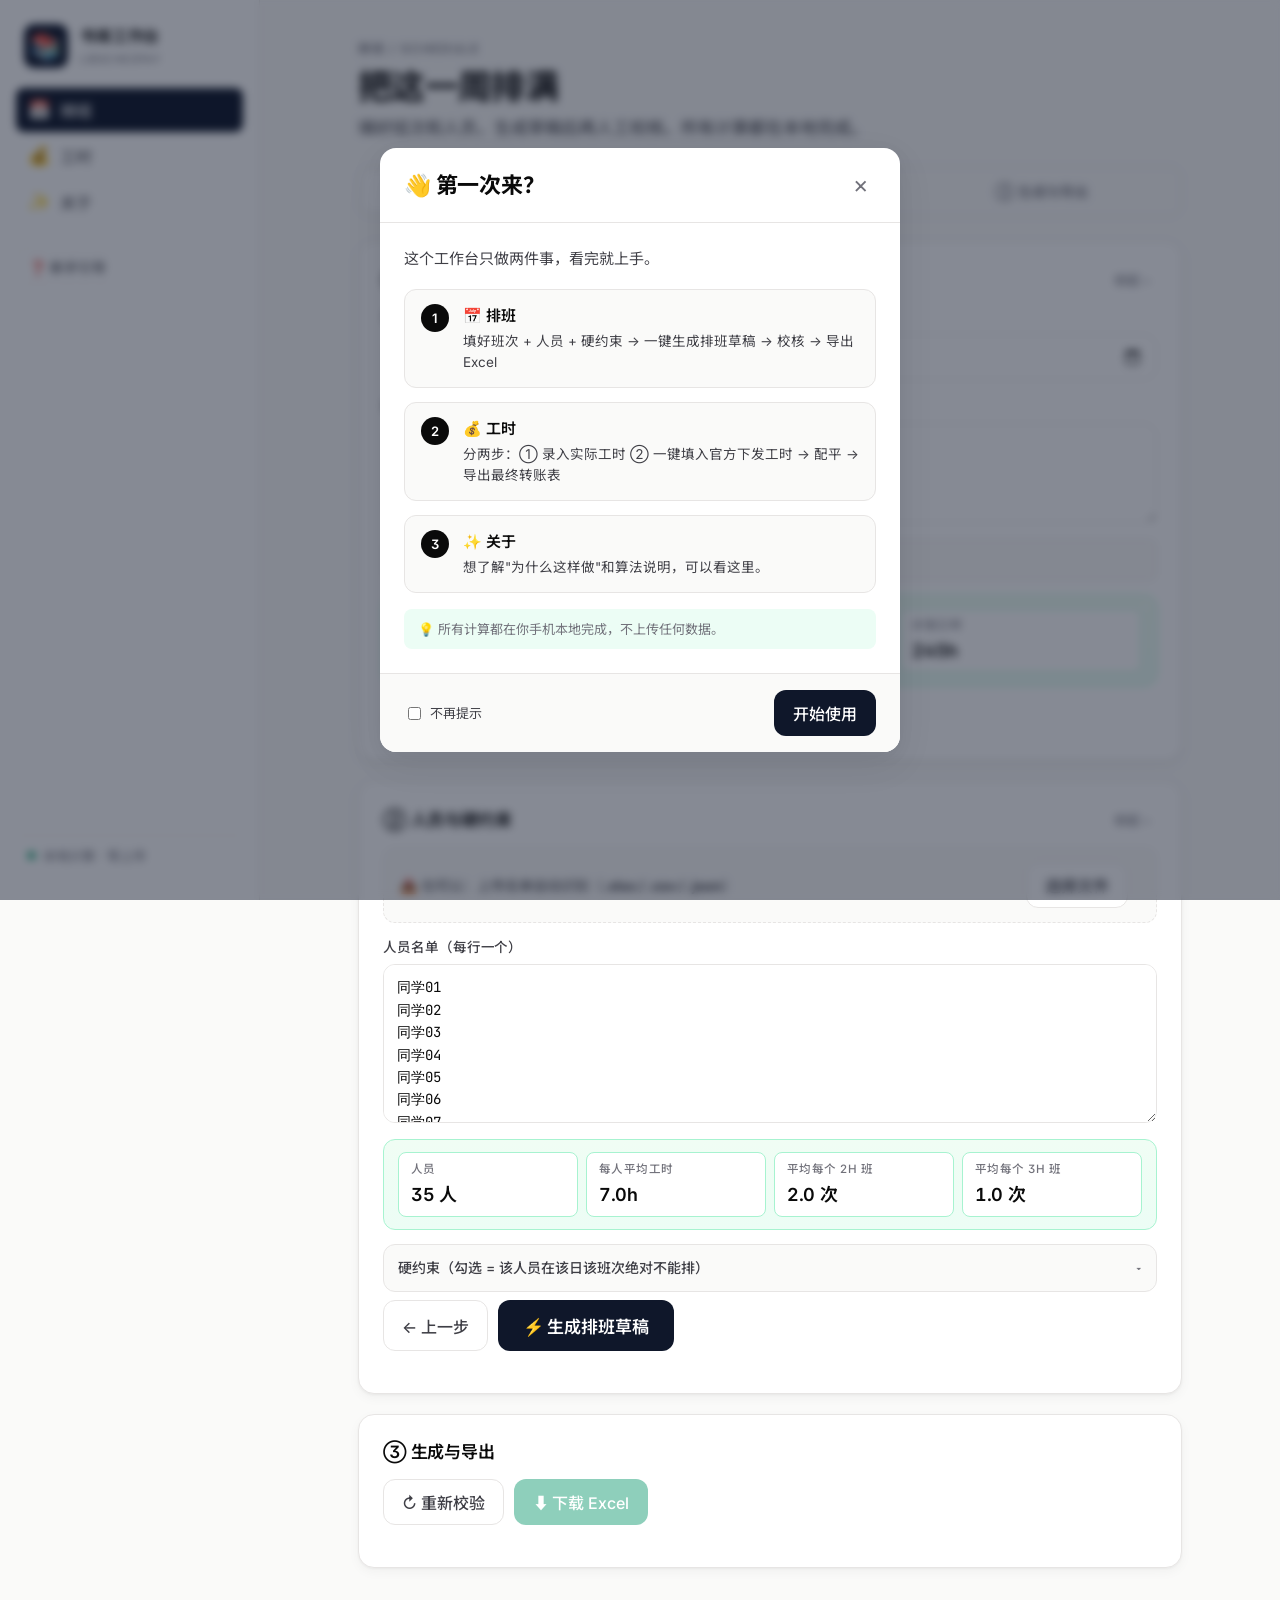
<file: index.html>
<!doctype html>
<html lang="zh-CN">
<head>
  <meta charset="utf-8">
  <meta name="viewport" content="width=device-width, initial-scale=1, viewport-fit=cover">
  <meta name="theme-color" content="#0a0a0a">
  <meta name="description" content="校园书库排班与工时转账工作台 — 浏览器内独立完成，无需登录">
  <title>书库工作台 · LibSchedPay</title>
  <link rel="icon" href="data:image/svg+xml,%3Csvg xmlns='http://www.w3.org/2000/svg' viewBox='0 0 100 100'%3E%3Ctext y='.9em' font-size='90'%3E📚%3C/text%3E%3C/svg%3E">
  <link rel="preconnect" href="https://fonts.googleapis.com">
  <link rel="preconnect" href="https://fonts.gstatic.com" crossorigin>
  <link href="https://fonts.googleapis.com/css2?family=Inter:wght@400;500;600;700&family=Noto+Sans+SC:wght@400;500;600;700&family=JetBrains+Mono:wght@400;500&display=swap" rel="stylesheet">
  <link rel="stylesheet" href="style.css">
  <script src="xlsx.full.min.js"></script>
</head>
<body>
  <!-- Onboarding modal -->
  <div class="modal-mask" id="onboarding" hidden>
    <div class="modal">
      <div class="modal-head">
        <h2>👋 第一次来？</h2>
        <button class="modal-close" id="onboardingClose" aria-label="关闭">×</button>
      </div>
      <div class="modal-body">
        <p class="modal-lede">这个工作台只做两件事，看完就上手。</p>
        <div class="onb-grid">
          <div class="onb-item">
            <div class="onb-num">1</div>
            <div>
              <h3>📅 排班</h3>
              <p>填好班次 + 人员 + 硬约束 → 一键生成排班草稿 → 校核 → 导出 Excel</p>
            </div>
          </div>
          <div class="onb-item">
            <div class="onb-num">2</div>
            <div>
              <h3>💰 工时</h3>
              <p>分两步：① 录入实际工时 ② 一键填入官方下发工时 → 配平 → 导出最终转账表</p>
            </div>
          </div>
          <div class="onb-item">
            <div class="onb-num">3</div>
            <div>
              <h3>✨ 关于</h3>
              <p>想了解"为什么这样做"和算法说明，可以看这里。</p>
            </div>
          </div>
        </div>
        <p class="modal-tip">💡 所有计算都在你手机本地完成，不上传任何数据。</p>
      </div>
      <div class="modal-foot">
        <label class="modal-check"><input type="checkbox" id="onboardingNever"> 不再提示</label>
        <button class="btn btn-primary" id="onboardingStart">开始使用</button>
      </div>
    </div>
  </div>

  <div class="app">
    <aside class="sidebar">
      <div class="brand">
        <div class="logo">📚</div>
        <div>
          <div class="brand-name">书库工作台</div>
          <div class="brand-sub">LibSchedPay</div>
        </div>
      </div>
      <nav class="nav">
        <button class="nav-item active" data-tab="schedule">
          <span class="nav-icon">📅</span>
          <span>排班</span>
        </button>
        <button class="nav-item" data-tab="settlement">
          <span class="nav-icon">💰</span>
          <span>工时</span>
        </button>
        <button class="nav-item" data-tab="about">
          <span class="nav-icon">✨</span>
          <span>关于</span>
        </button>
      </nav>
      <button class="nav-help" id="showOnboarding">❓ 新手引导</button>
      <div class="sidebar-foot">
        <div class="dot"></div>
        <span>本地计算 · 零上传</span>
      </div>
    </aside>

    <main class="main">
      <!-- ========== 排班 ========== -->
      <section class="panel active" id="panel-schedule">
        <header class="page-head">
          <div class="eyebrow">排班 / Schedule</div>
          <h1>把这一周排满</h1>
          <p>填好班次和人员，生成草稿后再人工校核。所有计算都在本地完成。</p>
        </header>

        <!-- Step indicator -->
        <div class="stepper" id="schedStepper">
          <span class="step active" data-step="1">① 周期与班次</span>
          <span class="step" data-step="2">② 人员与硬约束</span>
          <span class="step" data-step="3">③ 生成与导出</span>
        </div>

        <div class="card">
          <div class="card-head">
            <h3>① 周期与班次</h3>
            <button class="link-btn" data-collapse="sched1">收起 ▴</button>
          </div>
          <div class="card-body" id="sched1">
            <div class="grid-2">
              <label class="field">
                <span>开始日期</span>
                <input type="date" id="schedStart" value="2026-09-07">
              </label>
              <label class="field">
                <span>结束日期</span>
                <input type="date" id="schedEnd" value="2026-09-13">
              </label>
            </div>
            <label class="field">
              <span>班次（每行：班次名 开始-结束 人数）</span>
              <textarea id="schedShifts" rows="3">早班 09:00-11:00 5
下午班 14:00-16:00 5
晚班 19:00-22:00 5</textarea>
            </label>
            <div class="hint-text">
              <span class="dot-mini"></span>
              <span>分配口径：按班岗时长分别平均（2 小时班、3 小时班分开平衡人数）</span>
            </div>

            <!-- 实时预览 -->
            <div class="realtime-bar" id="schedRealtime">
              <div class="rt-item">
                <span class="rt-label">日期</span>
                <strong id="rtDays">7 天</strong>
              </div>
              <div class="rt-item">
                <span class="rt-label">计划岗位</span>
                <strong id="rtSlots">—</strong>
              </div>
              <div class="rt-item">
                <span class="rt-label">计划工时</span>
                <strong id="rtHours">—</strong>
              </div>
            </div>

            <div class="chips">
              <button class="chip" data-scenario="35">35 人示例</button>
              <button class="chip" data-scenario="10">10 人示例</button>
              <button class="chip" data-scenario="constraint">含硬约束</button>
            </div>
          </div>
        </div>

        <div class="card">
          <div class="card-head">
            <h3>② 人员与硬约束</h3>
            <button class="link-btn" data-collapse="sched2">收起 ▴</button>
          </div>
          <div class="card-body" id="sched2">
            <div class="upload-row">
              <span class="upload-label">📥 也可以：上传名单自动识别（<b>.xlsx / .csv / .json</b>）</span>
              <input type="file" id="schedPeopleUpload" accept=".xlsx,.csv,.json" hidden>
              <button class="btn btn-ghost" id="schedPeopleUploadBtn">选择文件</button>
              <span class="upload-hint" id="schedPeopleUploadHint"></span>
            </div>

            <label class="field">
              <span>人员名单（每行一个）</span>
              <textarea id="schedPeople" rows="6"></textarea>
            </label>
            <div class="realtime-bar">
              <div class="rt-item">
                <span class="rt-label">人员</span>
                <strong id="rtPeople">0 人</strong>
              </div>
              <div class="rt-item">
                <span class="rt-label">每人平均工时</span>
                <strong id="rtAvgHours">—</strong>
              </div>
              <div class="rt-item">
                <span class="rt-label">平均每个 2h 班</span>
                <strong id="rtAvg2h">—</strong>
              </div>
              <div class="rt-item">
                <span class="rt-label">平均每个 3h 班</span>
                <strong id="rtAvg3h">—</strong>
              </div>
            </div>

            <details class="reveal">
              <summary>
                <span>硬约束（勾选 = 该人员在该日该班次绝对不能排）</span>
                <span class="caret">▾</span>
              </summary>
              <div id="schedConstraintGrid" class="constraint-grid"></div>
            </details>

            <div class="actions">
              <button class="btn btn-ghost" id="schedBack1">← 上一步</button>
              <button class="btn btn-primary btn-lg" id="schedGenerate">⚡ 生成排班草稿</button>
            </div>
          </div>
        </div>

        <div class="card" id="sched3Card">
          <div class="card-head">
            <h3>③ 生成与导出</h3>
          </div>
          <div class="card-body" id="sched3">
            <div class="actions">
              <button class="btn btn-ghost" id="schedValidate">↻ 重新校验</button>
              <button class="btn btn-success" id="schedExport" disabled>⬇ 下载 Excel</button>
            </div>
            <div id="schedSummary" class="stat-grid hidden"></div>
            <div id="schedWarnings" class="alert alert-warn hidden"></div>
            <div id="schedErrors" class="alert alert-err hidden"></div>
            <div id="schedTableWrap" class="result-wrap hidden"></div>
          </div>
        </div>
      </section>

      <!-- ========== 工时 ========== -->
      <section class="panel" id="panel-settlement">
        <header class="page-head">
          <div class="eyebrow">工时 / Settlement</div>
          <h1>把实际工时与下发工时配平</h1>
          <p>分两步：先录实际工时，再逐人确认官方下发工时，最后配平导出。</p>
        </header>

        <div class="stepper">
          <span class="step active">① 实际工时</span>
          <span class="step">② 官方下发工时</span>
          <span class="step">③ 配平与导出</span>
        </div>

        <!-- ====== 模块 A: 实际工时 ====== -->
        <div class="card">
          <div class="card-head">
            <h3>模块 A · 实际工时</h3>
            <span class="meta" id="stlCount">0 人</span>
          </div>
          <div class="card-body">
            <div class="grid-3">
              <label class="field">
                <span>开始日期</span>
                <input type="date" id="stlStart" value="2026-09-01">
              </label>
              <label class="field">
                <span>结束日期</span>
                <input type="date" id="stlEnd" value="2026-09-30">
              </label>
              <label class="field">
                <span>官方下发工时上限</span>
                <input type="number" id="stlCap" min="0" step="0.5" value="33">
              </label>
            </div>

            <div class="upload-row">
              <span class="upload-label">📥 也可以：上传签到表自动识别（<b>.xlsx / .csv / .json</b>）</span>
              <input type="file" id="stlUpload" accept=".xlsx,.csv,.json" hidden>
              <button class="btn btn-ghost" id="stlUploadBtn">选择文件</button>
              <span class="upload-hint" id="stlUploadHint"></span>
            </div>

            <div class="table-scroll">
              <table class="t editable mobile-tight" id="stlTable">
                <thead>
                  <tr>
                    <th class="col-num" style="width:2.4em">#</th>
                    <th class="col-name">姓名</th>
                    <th class="num col-actual">实际工时（整数）</th>
                    <th class="col-status"></th>
                  </tr>
                </thead>
                <tbody></tbody>
              </table>
            </div>

            <div class="actions">
              <button class="btn btn-ghost" id="stlAdd">+ 添加一行</button>
              <button class="btn btn-ghost" id="stlBulkPaste">批量粘贴工时</button>
            </div>

            <div class="realtime-bar">
              <div class="rt-item">
                <span class="rt-label">实际总工时</span>
                <strong id="stlActualTotal">—</strong>
              </div>
              <div class="rt-item">
                <span class="rt-label">人数</span>
                <strong id="stlPersonCount">0</strong>
              </div>
            </div>

            <div class="actions">
              <button class="btn btn-primary btn-lg" id="stlGoToB">下一步：填入官方下发 →</button>
            </div>
          </div>
        </div>

        <!-- ====== 模块 B: 官方下发 + 配平 ====== -->
        <div class="card">
          <div class="card-head">
            <h3>模块 B · 官方下发工时 + 配平</h3>
            <span class="meta" id="stlBCount">0 人</span>
          </div>
          <div class="card-body">
            <div class="cap-row">
              <label class="field inline">
                <span>官方下发工时上限（可编辑）</span>
                <input type="number" id="stlCapB" min="0" step="0.5" value="33">
              </label>
              <span class="cap-hint">↑ 与模块 A 共用同一时段</span>
            </div>

            <div class="quick-actions">
              <button class="btn btn-primary" id="stlFillCap">⚡ 一键填入上限（每人 = <span id="stlCapLabel">33</span>）</button>
              <button class="btn btn-ghost" id="stlFillActual">按实际工时填入（不超过上限）</button>
              <button class="btn btn-ghost" id="stlClearIssued">清空下发工时</button>
            </div>

            <div class="table-scroll">
              <table class="t editable mobile-tight" id="stlTableB">
                <thead>
                  <tr>
                    <th class="col-num" style="width:2.4em">#</th>
                    <th class="col-name">姓名</th>
                    <th class="num col-actual">实际</th>
                    <th class="num col-issued">官方下发</th>
                    <th class="num col-diff">差值</th>
                    <th class="col-status">状态</th>
                  </tr>
                </thead>
                <tbody></tbody>
              </table>
            </div>

            <div id="stlResult" class="stat-grid hidden"></div>
            <div id="stlTransferErrors" class="alert alert-err hidden"></div>

            <label class="field">
              <span>转账表（每行：付款人 | 收款人 | 工时）</span>
              <textarea id="stlTransfers" rows="5" placeholder="例如：&#10;小李 | 小张 | 7&#10;小王 | 小赵 | 5"></textarea>
            </label>

            <div class="actions">
              <button class="btn btn-ghost" id="stlValidateTransfers">✓ 校验配平</button>
              <button class="btn btn-ghost" id="stlExportDraft">导出核算草案</button>
              <button class="btn btn-ghost" id="stlExportPublic">导出公示表</button>
              <button class="btn btn-ghost" id="stlExportSummary">导出实际工时一览</button>
              <button class="btn btn-success" id="stlExportFinal" disabled>⬇ 导出最终转账 Excel</button>
            </div>
          </div>
        </div>
      </section>

      <!-- ========== 关于 ========== -->
      <section class="panel" id="panel-about">
        <header class="page-head">
          <div class="eyebrow">关于 / About</div>
          <h1>LibSchedPay</h1>
          <p>基于 <a href="https://github.com/Eyne66/LibSchedPay" target="_blank" rel="noopener">github.com/Eyne66/LibSchedPay</a>，由 MiniMax Agent 制作部署。</p>
        </header>

        <div class="card">
          <h3>这是一个什么工具</h3>
          <p>校园书库学生助理排班 + 工时转账的本地工作台。负责人填数据 → 脚本算 → 表格预览改 → 校验 → 导出 Excel。</p>

          <h3>能力</h3>
          <ul class="list">
            <li><b>排班</b>：周期、班次、硬约束、30–40 人名单；按班岗时长分别平衡；导出 Excel</li>
            <li><b>工时转账</b>：实际工时、官方下发工时逐人编辑；差值自动算；配平 + 校验；转账表 + 公示表 + 一览表 + 草案</li>
            <li><b>校验</b>：硬约束违反、缺岗、超员、未配平全部报错，不让伪成品导出</li>
          </ul>

          <h3>不做什么</h3>
          <ul class="list">
            <li>不替你做软偏好（"尽量和某人一起""优先晚班"——草稿里人工调）</li>
            <li>不计算时薪、人民币金额、税费或银行付款</li>
            <li>不替你猜未填的下发工时，必须人确认</li>
            <li>不上传任何数据到服务器，所有计算在浏览器本地完成</li>
          </ul>

          <h3>资源</h3>
          <ul class="list">
            <li><a href="https://github.com/Eyne66/LibSchedPay" target="_blank" rel="noopener">GitHub 仓库</a> — Python 原版代码 + 完整说明</li>
            <li><a href="https://github.com/Eyne66/LibSchedPay/blob/main/README.md" target="_blank" rel="noopener">README</a> — 快速开始 / API / 已知限制</li>
            <li><a href="https://github.com/Eyne66/LibSchedPay/blob/main/%E4%B8%9A%E5%8A%A1%E9%9C%80%E6%B1%82%E4%B8%8E%E5%86%B3%E7%AD%96%E8%AE%B0%E5%BD%95.md" target="_blank" rel="noopener">业务需求与决策记录</a> — 为什么这样设计</li>
          </ul>
        </div>
      </section>
    </main>
  </div>

  <div class="toast" id="toast"></div>

  <script src="schedule.js"></script>
  <script src="settlement.js"></script>
  <script src="app.js"></script>
</body>
</html>
</file>
<file: style.css>
/* === Design tokens === */
:root {
  --bg: #fafaf9;
  --bg-2: #f5f5f4;
  --surface: #ffffff;
  --surface-2: #fafaf9;
  --surface-3: #f4f4f3;
  --surface-edit: #fffbeb;
  --surface-edit-2: #fef3c7;
  --ink: #0a0a0a;
  --ink-2: #3f3f46;
  --ink-3: #71717a;
  --ink-4: #a1a1aa;
  --line: #e7e5e4;
  --line-2: #f0eeed;
  --brand: #0f172a;
  --brand-2: #1e293b;
  --brand-fg: #ffffff;
  --accent: #059669;
  --accent-2: #047857;
  --accent-soft: #ecfdf5;
  --accent-line: #a7f3d0;
  --warn: #b45309;
  --warn-soft: #fffbeb;
  --warn-line: #fde68a;
  --err: #b91c1c;
  --err-soft: #fef2f2;
  --err-line: #fecaca;
  --ok: #047857;
  --ok-soft: #ecfdf5;
  --ok-line: #a7f3d0;
  --radius-sm: 8px;
  --radius: 12px;
  --radius-lg: 16px;
  --shadow-1: 0 1px 2px rgba(0,0,0,0.04);
  --shadow-2: 0 1px 3px rgba(0,0,0,0.05), 0 4px 12px rgba(0,0,0,0.04);
  --shadow-3: 0 4px 16px rgba(0,0,0,0.06), 0 12px 40px rgba(0,0,0,0.06);
  --font: "Inter", "Noto Sans SC", -apple-system, BlinkMacSystemFont, "PingFang SC",
    "Microsoft YaHei", "Helvetica Neue", Helvetica, Arial, sans-serif;
  --mono: "JetBrains Mono", ui-monospace, SFMono-Regular, Menlo, Consolas, monospace;
  /* 字体升级：基础 15px → 19.5px（+30%），表格内容更突出 */
  --fs-base: 16px;
  --fs-sm: 14px;
  --fs-md: 17px;
  --fs-lg: 19px;
  --fs-xl: 22px;
}

* { box-sizing: border-box; }
html, body { margin: 0; padding: 0; }

body {
  font-family: var(--font);
  background: var(--bg);
  color: var(--ink);
  font-size: var(--fs-base);
  line-height: 1.55;
  -webkit-font-smoothing: antialiased;
  -moz-osx-font-smoothing: grayscale;
  text-rendering: optimizeLegibility;
  font-feature-settings: "cv11", "ss01", "ss03";
}

a { color: var(--accent-2); text-decoration: none; border-bottom: 1px solid transparent; transition: border-color .15s; }
a:hover { border-bottom-color: currentColor; }

button { font-family: inherit; cursor: pointer; }
input, select, textarea { font-family: inherit; color: var(--ink); }
code {
  font-family: var(--mono);
  font-size: 0.9em;
  background: var(--surface-3);
  padding: 1px 6px;
  border-radius: 4px;
  color: var(--ink-2);
}

/* === App shell === */
.app { display: grid; grid-template-columns: 260px 1fr; min-height: 100vh; }

/* === Sidebar === */
.sidebar {
  background: var(--surface);
  border-right: 1px solid var(--line);
  padding: 24px 16px;
  display: flex;
  flex-direction: column;
  gap: 20px;
  position: sticky; top: 0; height: 100vh;
}
.brand { display: flex; align-items: center; gap: 12px; padding: 0 8px; }
.brand .logo {
  font-size: 26px;
  width: 44px; height: 44px;
  display: grid; place-items: center;
  background: var(--brand);
  border-radius: 10px;
  color: var(--brand-fg);
  font-family: "Apple Color Emoji", "Segoe UI Emoji", "Noto Color Emoji", "Segoe UI Symbol", sans-serif;
}
.brand-name { font-weight: 600; font-size: 16px; letter-spacing: -0.01em; }
.brand-sub { font-size: 11px; color: var(--ink-3); letter-spacing: 0.05em; text-transform: uppercase; margin-top: 2px; }

.nav { display: flex; flex-direction: column; gap: 2px; }
.nav-item {
  display: flex; align-items: center; gap: 10px;
  background: transparent; border: 0;
  padding: 10px 12px;
  border-radius: 8px;
  color: var(--ink-2);
  font-size: var(--fs-base);
  text-align: left;
  width: 100%;
  transition: all .12s;
}
.nav-item:hover { background: var(--bg-2); color: var(--ink); }
.nav-item.active {
  background: var(--brand);
  color: var(--brand-fg);
  font-weight: 500;
}
.nav-item.active .nav-icon { filter: brightness(1.3); }
.nav-icon {
  font-size: 18px; width: 22px; text-align: center;
  font-family: "Apple Color Emoji", "Segoe UI Emoji", "Noto Color Emoji", "Segoe UI Symbol", sans-serif;
  line-height: 1;
}

.nav-help {
  margin-top: 4px;
  background: transparent;
  border: 1px dashed var(--line);
  color: var(--ink-2);
  padding: 8px 12px;
  border-radius: 8px;
  font-size: var(--fs-sm);
  text-align: left;
}
.nav-help:hover { background: var(--bg-2); color: var(--ink); }

.sidebar-foot {
  margin-top: auto;
  display: flex; align-items: center; gap: 8px;
  padding: 10px 12px;
  font-size: 13px;
  color: var(--ink-3);
  border-top: 1px solid var(--line-2);
}
.dot { width: 7px; height: 7px; border-radius: 50%; background: var(--accent); box-shadow: 0 0 0 3px var(--accent-soft); }

/* === Main === */
.main {
  padding: 40px 48px 80px;
  max-width: 920px;
  margin: 0 auto;
  width: 100%;
}

.panel { display: none; flex-direction: column; gap: 20px; }
.panel.active { display: flex; }

/* === Page head === */
.page-head { margin-bottom: 4px; }
.eyebrow {
  text-transform: uppercase;
  letter-spacing: 0.14em;
  font-size: 12px;
  font-weight: 600;
  color: var(--ink-3);
  margin-bottom: 8px;
}
.page-head h1 {
  font-size: 34px;
  line-height: 1.2;
  font-weight: 700;
  letter-spacing: -0.02em;
  margin: 0 0 8px;
  color: var(--ink);
}
.page-head p { color: var(--ink-2); margin: 0; font-size: var(--fs-md); max-width: 64ch; line-height: 1.55; }

/* === Stepper === */
.stepper {
  display: flex;
  gap: 4px;
  flex-wrap: wrap;
  padding: 6px;
  background: var(--surface-2);
  border: 1px solid var(--line);
  border-radius: 12px;
  margin-bottom: 4px;
}
.stepper .step {
  flex: 1;
  min-width: 140px;
  text-align: center;
  padding: 8px 14px;
  font-size: var(--fs-sm);
  color: var(--ink-3);
  border-radius: 8px;
  font-weight: 500;
}
.stepper .step.active {
  background: var(--surface);
  color: var(--ink);
  font-weight: 600;
  box-shadow: var(--shadow-1);
}

/* === Card === */
.card {
  background: var(--surface);
  border: 1px solid var(--line);
  border-radius: var(--radius-lg);
  padding: 24px;
  box-shadow: var(--shadow-2);
}
.card-head {
  display: flex; align-items: center; justify-content: space-between;
  margin-bottom: 14px;
  gap: 12px;
}
.card-head h3 {
  font-size: 17px;
  font-weight: 600;
  letter-spacing: -0.01em;
  margin: 0;
  color: var(--ink);
}
.card-head .meta { font-size: 13px; color: var(--ink-3); font-variant-numeric: tabular-nums; }
.card-body.collapsed { display: none; }
.link-btn {
  background: transparent; border: 0;
  color: var(--ink-3);
  font-size: 13px;
  padding: 4px 6px;
  border-radius: 6px;
}
.link-btn:hover { color: var(--ink); background: var(--bg-2); }

/* === Field === */
.field { display: block; margin-bottom: 16px; }
.field > span {
  display: block;
  font-size: 13.5px;
  font-weight: 500;
  color: var(--ink-2);
  margin-bottom: 6px;
  letter-spacing: -0.005em;
}
.field input, .field select, .field textarea {
  display: block;
  width: 100%;
  padding: 11px 13px;
  border: 1px solid var(--line);
  border-radius: var(--radius);
  background: var(--surface);
  font-size: var(--fs-md);
  transition: border-color .12s, box-shadow .12s;
  color: var(--ink);
}
.field input:hover, .field select:hover, .field textarea:hover { border-color: #d4d4d8; }
.field input:focus, .field select:focus, .field textarea:focus {
  outline: none;
  border-color: var(--ink);
  box-shadow: 0 0 0 3px rgba(10,10,10,0.08);
}
.field textarea { font-family: var(--mono); font-size: 14px; line-height: 1.6; resize: vertical; min-height: 100px; }
.field select {
  appearance: none;
  background-image: url("data:image/svg+xml;charset=UTF-8,%3csvg xmlns='http://www.w3.org/2000/svg' viewBox='0 0 24 24' fill='none' stroke='%2371717a' stroke-width='2'%3e%3cpath d='m6 9 6 6 6-6'/%3e%3c/svg%3e");
  background-repeat: no-repeat;
  background-position: right 12px center;
  background-size: 16px;
  padding-right: 36px;
}

.grid-2 { display: grid; grid-template-columns: 1fr 1fr; gap: 14px; margin-bottom: 16px; }
.grid-3 { display: grid; grid-template-columns: 1fr 1fr 1fr; gap: 14px; margin-bottom: 16px; }
.grid-2 .field, .grid-3 .field { margin-bottom: 0; }

/* === Hint text === */
.hint-text {
  display: flex; align-items: center; gap: 8px;
  padding: 10px 14px;
  background: var(--surface-2);
  border: 1px solid var(--line);
  border-radius: 8px;
  font-size: 13px;
  color: var(--ink-2);
  margin-bottom: 14px;
  line-height: 1.5;
}
.dot-mini { width: 6px; height: 6px; border-radius: 50%; background: var(--accent); flex-shrink: 0; }

/* === Real-time bar === */
.realtime-bar {
  display: flex;
  flex-wrap: wrap;
  gap: 8px;
  padding: 12px 14px;
  background: linear-gradient(180deg, #f0fdf4 0%, #ecfdf5 100%);
  border: 1px solid var(--accent-line);
  border-radius: var(--radius);
  margin-bottom: 14px;
}
.rt-item {
  flex: 1;
  min-width: 110px;
  background: white;
  border: 1px solid var(--accent-line);
  border-radius: 8px;
  padding: 8px 12px;
  display: flex; flex-direction: column;
}
.rt-label {
  font-size: 11.5px;
  font-weight: 500;
  color: var(--ink-3);
  letter-spacing: 0.04em;
  text-transform: uppercase;
  margin-bottom: 2px;
}
.rt-item strong {
  font-size: 18px;
  font-weight: 600;
  color: var(--ink);
  letter-spacing: -0.02em;
  font-variant-numeric: tabular-nums;
}

/* === Chips === */
.chips { display: flex; flex-wrap: wrap; gap: 6px; margin-top: 4px; }
.chip {
  background: var(--surface-2);
  border: 1px solid var(--line);
  color: var(--ink-2);
  font-size: 13.5px;
  padding: 7px 14px;
  border-radius: 999px;
  cursor: pointer;
  transition: all .12s;
}
.chip:hover { background: var(--ink); color: white; border-color: var(--ink); }

/* === Buttons === */
.actions { display: flex; flex-wrap: wrap; gap: 10px; margin: 8px 0 18px; }
.btn {
  display: inline-flex; align-items: center; justify-content: center; gap: 6px;
  padding: 10px 18px;
  font-size: var(--fs-base);
  font-weight: 500;
  border-radius: var(--radius);
  border: 1px solid transparent;
  background: var(--surface-2);
  color: var(--ink);
  letter-spacing: -0.005em;
  transition: all .12s;
}
.btn:hover:not(:disabled) { transform: translateY(-1px); box-shadow: 0 2px 8px rgba(15, 23, 42, 0.08); }
.btn:disabled { opacity: 0.45; cursor: not-allowed; transform: none; }
.btn-lg { padding: 12px 24px; font-size: var(--fs-md); font-weight: 600; }
.btn-primary { background: var(--brand); color: var(--brand-fg); }
.btn-primary:hover:not(:disabled) { background: var(--brand-2); }
.btn-success { background: var(--accent); color: white; }
.btn-success:hover:not(:disabled) { background: var(--accent-2); }
.btn-ghost { background: var(--surface); border-color: var(--line); color: var(--ink-2); }
.btn-ghost:hover:not(:disabled) { background: var(--surface-2); color: var(--ink); border-color: #d4d4d8; }

/* === Quick actions === */
.quick-actions {
  display: flex; flex-wrap: wrap; gap: 8px;
  margin-bottom: 14px;
  padding: 12px 14px;
  background: var(--surface-2);
  border: 1px solid var(--line);
  border-radius: var(--radius);
}

/* === Cap row (Module B) === */
.cap-row {
  display: flex;
  align-items: flex-end;
  gap: 12px;
  margin-bottom: 14px;
  padding: 12px 14px;
  background: var(--surface-2);
  border: 1px solid var(--line);
  border-radius: var(--radius);
  flex-wrap: wrap;
}
.cap-row .field.inline {
  margin-bottom: 0;
  flex: 0 0 auto;
  min-width: 180px;
}
.cap-hint {
  font-size: 13px;
  color: var(--ink-3);
  padding-bottom: 10px;
}

/* === Settlement table (mobile-tight) === */
.t .col-num { font-variant-numeric: tabular-nums; color: var(--ink-3); }
.t .col-diff {
  font-variant-numeric: tabular-nums;
  min-width: 60px;
}
.t .col-diff strong {
  font-size: 20px;
  font-weight: 700;
  letter-spacing: -0.02em;
  font-variant-numeric: tabular-nums;
}
.t .col-diff.pos strong { color: var(--ok); }
.t .col-diff.neg strong { color: var(--err); }
.t tr.row-pos { background: rgba(5, 150, 105, 0.04); }
.t tr.row-neg { background: rgba(185, 28, 28, 0.04); }

/* === Stat grid === */
.stat-grid {
  display: grid;
  grid-template-columns: repeat(auto-fit, minmax(140px, 1fr));
  gap: 10px;
  margin: 16px 0;
  padding: 18px;
  background: var(--accent-soft);
  border: 1px solid var(--accent-line);
  border-radius: var(--radius);
}
.stat-grid .stat {
  background: white;
  border-radius: 8px;
  padding: 12px 14px;
  border: 1px solid var(--accent-line);
}
.stat-grid .stat span {
  display: block;
  font-size: 12px;
  font-weight: 500;
  color: var(--ink-3);
  letter-spacing: 0.04em;
  text-transform: uppercase;
  margin-bottom: 4px;
}
.stat-grid .stat strong {
  display: block;
  font-size: 24px;
  font-weight: 600;
  color: var(--ink);
  letter-spacing: -0.02em;
  font-variant-numeric: tabular-nums;
}
.stat-grid .stat strong.ok { color: var(--ok); }
.stat-grid .stat strong.err { color: var(--err); }

/* === Alerts === */
.alert {
  border-radius: var(--radius);
  padding: 14px 16px;
  margin: 12px 0;
  font-size: 14.5px;
  line-height: 1.5;
}
.alert-warn { background: var(--warn-soft); border: 1px solid var(--warn-line); color: var(--warn); }
.alert-err { background: var(--err-soft); border: 1px solid var(--err-line); color: var(--err); }

/* === Upload row === */
.upload-row {
  display: flex; align-items: center; flex-wrap: wrap; gap: 12px;
  padding: 14px 16px;
  background: var(--surface-2);
  border: 1px dashed var(--line);
  border-radius: var(--radius);
  margin-bottom: 14px;
}
.upload-label { font-size: 14px; color: var(--ink-2); flex: 1; min-width: 200px; }
.upload-hint { font-size: 13px; color: var(--ink-3); font-family: var(--mono); }

/* === Reveal (details) === */
.reveal { margin-top: 6px; }
.reveal summary {
  display: flex; align-items: center; justify-content: space-between;
  cursor: pointer;
  font-size: 14px;
  font-weight: 500;
  color: var(--ink-2);
  padding: 12px 14px;
  background: var(--surface-2);
  border: 1px solid var(--line);
  border-radius: var(--radius);
  list-style: none;
  user-select: none;
  transition: background .12s;
}
.reveal summary::-webkit-details-marker { display: none; }
.reveal summary:hover { background: var(--bg-2); }
.reveal[open] summary { border-radius: var(--radius) var(--radius) 0 0; border-bottom-color: transparent; }
.reveal .caret { transition: transform .15s; font-size: 11px; color: var(--ink-3); }
.reveal[open] .caret { transform: rotate(180deg); }
.reveal > *:not(summary) {
  border: 1px solid var(--line);
  border-top: 0;
  border-radius: 0 0 var(--radius) var(--radius);
  padding: 14px;
  background: var(--surface);
}

/* === Constraint grid === */
.constraint-grid {
  display: grid;
  grid-template-columns: 120px repeat(7, 1fr);
  gap: 4px;
  font-size: 12.5px;
}
.constraint-grid .gh, .constraint-grid .rl, .constraint-grid .cl {
  background: var(--surface-2);
  border-radius: 6px;
  padding: 6px 4px;
  text-align: center;
}
.constraint-grid .gh { font-weight: 600; color: var(--ink-2); }
.constraint-grid .rl { text-align: left; font-weight: 500; padding-left: 8px; }
.constraint-grid .cl label {
  display: block; cursor: pointer;
  padding: 4px 0; border-radius: 4px; transition: background .1s;
  position: relative;
}
.constraint-grid .cl label:hover { background: var(--bg-2); }
.constraint-grid .cl input { position: absolute; opacity: 0; pointer-events: none; }
.constraint-grid .cl span {
  display: inline-block; width: 24px; height: 24px;
  line-height: 24px; border-radius: 5px;
  color: var(--ink-3); font-size: 12px; font-weight: 500;
}
.constraint-grid .cl input:checked + span {
  background: var(--err); color: white; font-weight: 600;
}

/* === Tables === */
.table-scroll {
  overflow-x: auto;
  margin-bottom: 14px;
  border: 1px solid var(--line);
  border-radius: var(--radius);
  background: var(--surface);
}
.t {
  width: 100%;
  border-collapse: separate;
  border-spacing: 0;
  font-size: var(--fs-md);
  font-variant-numeric: tabular-nums;
}
.t thead th {
  background: var(--surface-2);
  font-weight: 500;
  font-size: 12.5px;
  text-transform: uppercase;
  letter-spacing: 0.06em;
  color: var(--ink-3);
  padding: 12px 14px;
  text-align: left;
  border-bottom: 1px solid var(--line);
}
.t thead th.num { text-align: right; }
.t tbody td {
  padding: 14px 14px;
  border-bottom: 1px solid var(--line-2);
  vertical-align: middle;
  font-size: var(--fs-md);
}
.t tbody td.num { text-align: right; }
.t tbody tr:last-child td { border-bottom: 0; }
.t tbody tr:hover { background: var(--surface-2); }
.t input {
  padding: 6px 10px;
  border: 1px solid transparent;
  border-radius: 6px;
  background: var(--surface-edit);
  font-size: var(--fs-md);
  width: 100%;
  transition: all .1s;
}
.t input:hover { background: var(--surface-edit-2); border-color: var(--warn-line); }
.t input:focus { background: white; border-color: var(--ink); box-shadow: 0 0 0 2px rgba(10,10,10,0.08); }
.t .num input { text-align: right; }
.t .pos { color: var(--ok); font-weight: 600; font-size: var(--fs-md); }
.t .neg { color: var(--err); font-weight: 600; font-size: var(--fs-md); }
.t .name { font-weight: 500; }
.t .pill {
  display: inline-block;
  font-size: 12.5px;
  padding: 3px 12px;
  border-radius: 999px;
  font-weight: 500;
  letter-spacing: 0.01em;
  white-space: nowrap;
  line-height: 1.4;
}
.t .pill.ok { background: var(--ok-soft); color: var(--ok); border: 1px solid var(--accent-line); }
.t .pill.err { background: var(--err-soft); color: var(--err); border: 1px solid var(--err-line); }
.t .pill.mute { background: var(--surface-3); color: var(--ink-3); border: 1px solid var(--line); }
.t.editable tbody td:nth-child(2) input,
.t.editable tbody td:nth-child(3) input { background: var(--surface-edit); }
.t.editable tbody td:nth-child(3) input { color: var(--ink); font-weight: 500; }

/* === Result tables (schedule output) === */
.result-wrap { margin-top: 16px; display: flex; flex-direction: column; gap: 16px; }
.result-wrap .table-scroll { border-radius: var(--radius); }

/* === Toast === */
.toast {
  position: fixed; bottom: 24px; left: 50%;
  transform: translateX(-50%) translateY(20px);
  background: var(--brand); color: var(--brand-fg);
  padding: 12px 22px;
  border-radius: var(--radius);
  font-size: 15px;
  font-weight: 500;
  box-shadow: var(--shadow-3);
  opacity: 0; pointer-events: none;
  transition: all .25s cubic-bezier(.2,.8,.4,1);
  z-index: 100;
  letter-spacing: -0.005em;
}
.toast.show { opacity: 1; transform: translateX(-50%) translateY(0); }
.toast.err { background: var(--err); }

/* === Modal (onboarding) === */
.modal-mask {
  position: fixed; inset: 0;
  background: rgba(15, 23, 42, 0.5);
  backdrop-filter: blur(4px);
  -webkit-backdrop-filter: blur(4px);
  display: grid; place-items: center;
  z-index: 200;
  padding: 20px;
}
.modal-mask[hidden] { display: none; }
.modal {
  background: var(--surface);
  border-radius: var(--radius-lg);
  max-width: 520px;
  width: 100%;
  box-shadow: var(--shadow-3);
  overflow: hidden;
  animation: modalIn .2s ease-out;
}
@keyframes modalIn {
  from { opacity: 0; transform: translateY(8px) scale(0.98); }
  to { opacity: 1; transform: translateY(0) scale(1); }
}
.modal-head {
  display: flex; align-items: center; justify-content: space-between;
  padding: 20px 24px;
  border-bottom: 1px solid var(--line);
}
.modal-head h2 { margin: 0; font-size: 22px; font-weight: 700; letter-spacing: -0.01em; }
.modal-close {
  background: transparent; border: 0;
  font-size: 24px; color: var(--ink-3);
  width: 32px; height: 32px; border-radius: 8px;
  cursor: pointer;
}
.modal-close:hover { background: var(--bg-2); color: var(--ink); }
.modal-body { padding: 24px; }
.modal-lede { font-size: 15px; color: var(--ink-2); margin: 0 0 18px; line-height: 1.6; }
.onb-grid { display: flex; flex-direction: column; gap: 14px; margin-bottom: 16px; }
.onb-item {
  display: flex; gap: 14px; align-items: flex-start;
  padding: 14px 16px;
  background: var(--surface-2);
  border: 1px solid var(--line);
  border-radius: var(--radius);
}
.onb-num {
  flex-shrink: 0;
  width: 28px; height: 28px;
  display: grid; place-items: center;
  background: var(--ink); color: white;
  border-radius: 50%;
  font-size: 13px; font-weight: 600;
}
.onb-item h3 { font-size: 15px; font-weight: 600; margin: 0 0 4px; }
.onb-item p { font-size: 13.5px; color: var(--ink-2); margin: 0; line-height: 1.55; }
.modal-tip {
  font-size: 13px; color: var(--ink-3);
  padding: 10px 14px;
  background: var(--accent-soft);
  border-radius: 8px;
  margin: 0;
}
.modal-foot {
  display: flex; align-items: center; justify-content: space-between;
  padding: 16px 24px;
  background: var(--surface-2);
  border-top: 1px solid var(--line);
}
.modal-check { font-size: 13px; color: var(--ink-2); display: flex; align-items: center; gap: 6px; cursor: pointer; }

/* === List (about) === */
.list { padding-left: 18px; margin: 0 0 18px; }
.list li { margin-bottom: 6px; line-height: 1.6; }

/* === Helpers === */
.hidden { display: none !important; }

/* === Mobile === */
@media (max-width: 800px) {
  .app { grid-template-columns: 1fr; }
  .sidebar {
    position: sticky; top: 0; z-index: 50;
    height: auto;
    flex-direction: row; align-items: center; gap: 12px;
    padding: 12px 16px;
    overflow-x: auto;
  }
  .brand { padding: 0; flex-shrink: 0; }
  .nav { flex-direction: row; gap: 4px; flex: 1; }
  .nav-item { padding: 6px 10px; font-size: 14px; }
  .nav-item span:not(.nav-icon) { display: none; }
  .nav-help, .sidebar-foot { display: none; }
  .main { padding: 24px 16px 60px; }
  .page-head h1 { font-size: 26px; }
  .grid-2, .grid-3 { grid-template-columns: 1fr; }
  .card { padding: 18px; }
  .actions { flex-direction: column; }
  .actions .btn { width: 100%; }
  .realtime-bar { padding: 10px; }
  .rt-item { min-width: 90px; padding: 8px; }
  .rt-item strong { font-size: 16px; }
  .t thead th, .t tbody td { padding: 10px 8px; font-size: 14px; }
  .t input { font-size: 14px; padding: 8px; }
  .stepper { flex-direction: column; }
  .stepper .step { text-align: left; }

  /* Settlement table: 移动端精简 - 隐藏 # 和 状态，差值列突出 */
  .t.mobile-tight .col-num,
  .t.mobile-tight .col-status { display: none; }
  .t.mobile-tight tbody td.col-num,
  .t.mobile-tight tbody td.col-status { display: none; }
  .t.mobile-tight thead th.col-num,
  .t.mobile-tight thead th.col-status { display: none; }
  .t.mobile-tight .col-name { min-width: 80px; }
  .t.mobile-tight .col-actual,
  .t.mobile-tight .col-issued { min-width: 56px; }
  .t.mobile-tight .col-diff { min-width: 70px; }
  .t.mobile-tight thead th, .t.mobile-tight tbody td {
    padding: 12px 6px;
    font-size: 16px;
  }
  .t.mobile-tight .col-diff strong { font-size: 22px; }
  .t.mobile-tight .t input {
    font-size: 16px;       /* 避免 iOS 自动缩放 */
    padding: 10px 8px;
    min-height: 40px;
  }
  /* 输入框聚焦时，滚动到视图中（避免被键盘挡住） */
  .t input:focus { scroll-margin-bottom: 240px; }
}
</file>
